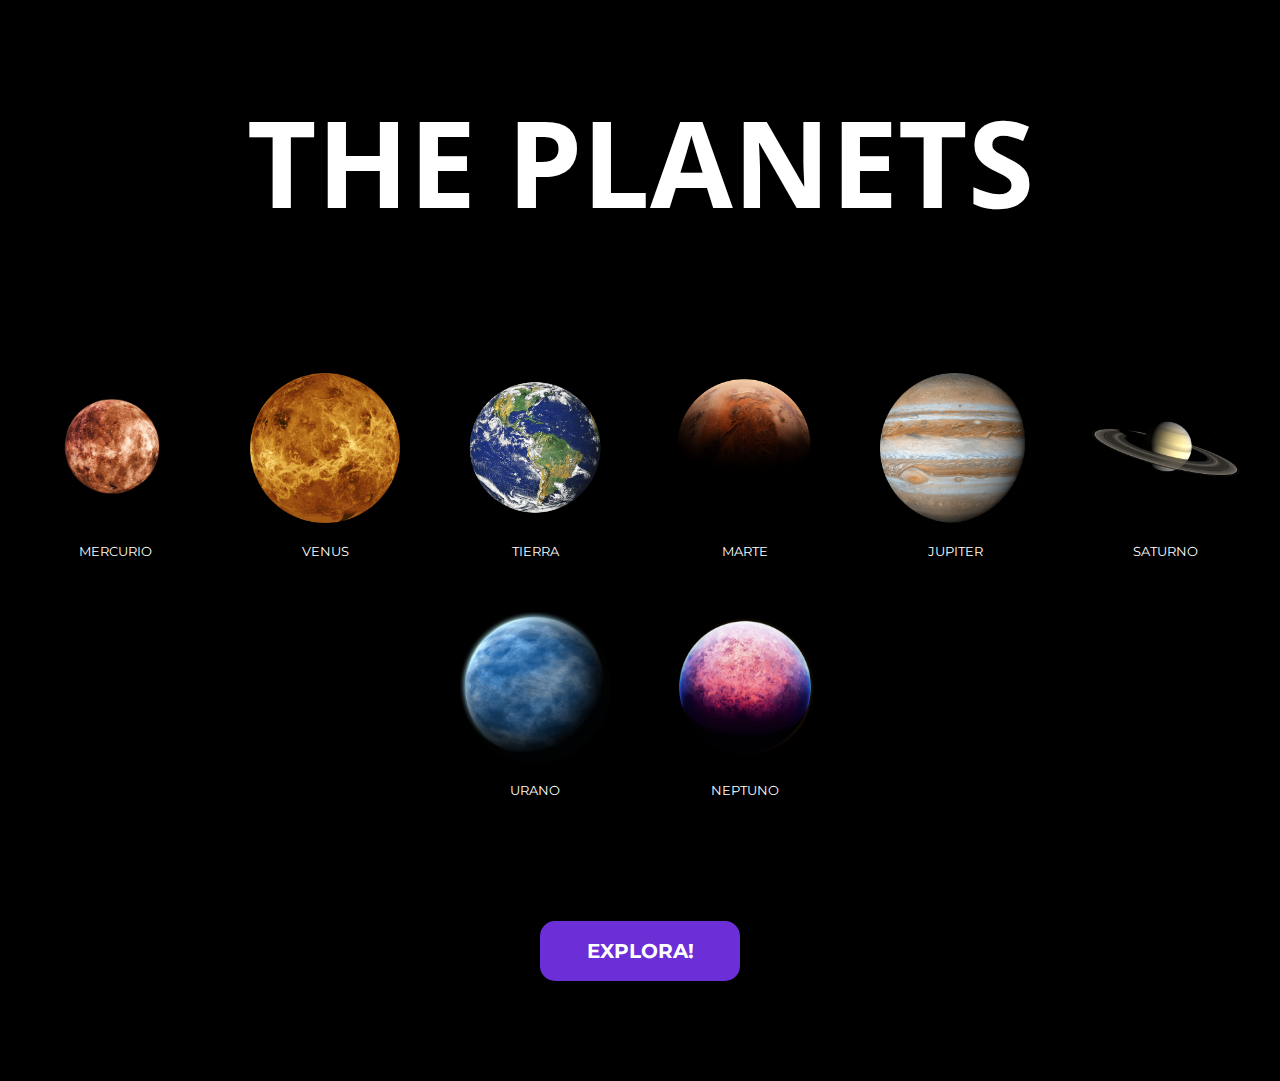
<file: index.html>
<!DOCTYPE html>
<html lang="en">
<head>
    <meta charset="UTF-8">
    <meta name="viewport" content="width=device-width, initial-scale=1.0">
    <link rel="preconnect" href="https://fonts.googleapis.com">
    <link rel="preconnect" href="https://fonts.gstatic.com" crossorigin>
    <link href="https://fonts.googleapis.com/css2?family=Montserrat:wght@300;400;700&family=Open+Sans+Condensed:wght@300&display=swap" rel="stylesheet">
    <link rel="stylesheet" href="styles.css">
    <title>The planets</title>
</head>
<body>
    <h1>THE PLANETS</h1>
    <section>
        <div class="planetas">
            <figure href="">
                <div class="mercurio" onclick="mercurio1()"></div>
                <p>MERCURIO</p>
            </figure>
            <figure href="./root/index2.html" onclick="venus()"">
                <div class="venus"></div>
                <p>VENUS</p>
            </figure>
            <figure href="./root/index2.html" onclick="tierra()">
                <div class="tierra"></div>
                <p>TIERRA</p>
            </figure>
            <figure href="./root/index2.html" onclick="marte()">
                <div class="marte"></div>
                <p>MARTE</p>
            </figure>
            <figure href="./root/index2.html" onclick="jupiter()">
                <div class="jupiter"></div>
                <p>JUPITER</p>
            </figure>
            <figure href="./root/index2.html" onclick="saturno()">
                <div class="saturno"></div>
                <p>SATURNO</p>
            </figure>
            <figure href="./root/index2.html" onclick="urano()">
                <div class="urano"></div>
                <p>URANO</p>
            </figure>
            <figure href="./root/index2.html" onclick="neptuno()">
                <div class="neptuno"></div>
                <p>NEPTUNO</p>
            </figure>
        </div>
        <div class="button">
            <a href="./root/index2.html">EXPLORA!</a>
        </div>
    </section>
    <script src="./root/index.js"></script>
</body>
</html>
</file>
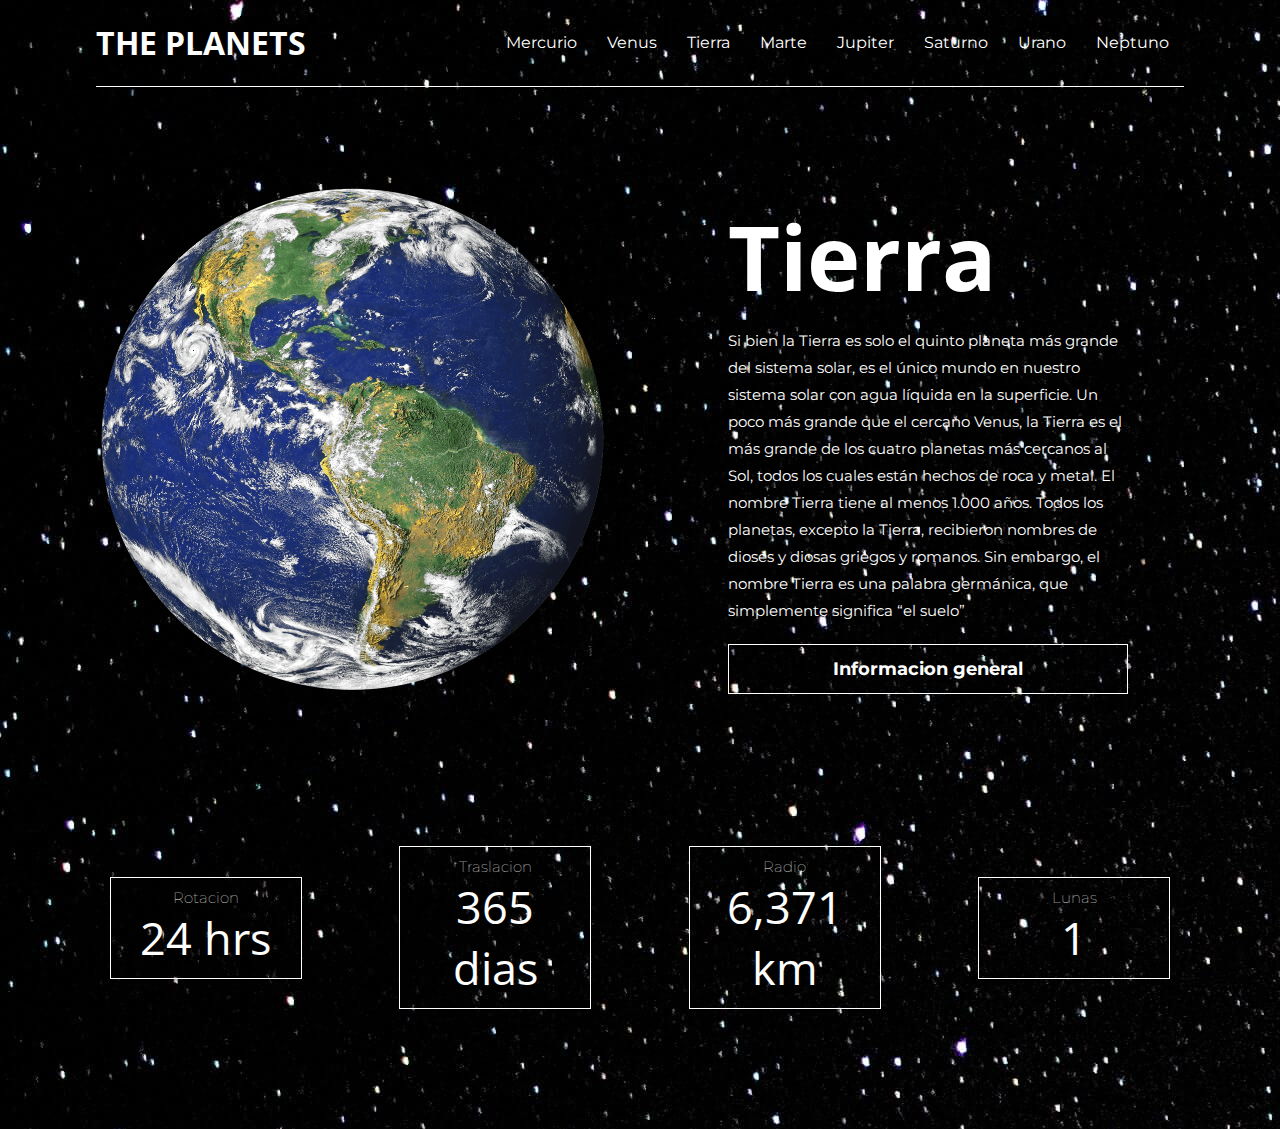
<file: root/index2.html>
<!DOCTYPE html>
<html lang="en">
<head>
    <meta charset="UTF-8">
    <meta name="viewport" content="width=device-width, initial-scale=1.0">
    <link rel="preconnect" href="https://fonts.googleapis.com">
    <link rel="preconnect" href="https://fonts.gstatic.com" crossorigin>
    <link href="https://fonts.googleapis.com/css2?family=Montserrat:wght@300;400;700&family=Open+Sans+Condensed:wght@300&display=swap" rel="stylesheet"> 
    <link rel="stylesheet" href="styles2.css">
    <title>Document</title>
</head>
<body>
    <header>
        <h1>THE PLANETS</h1>
        <div class="menu">
            <ul>
                <li>
                    <p onclick="mercurio()">Mercurio</p>
                </li>
                <li>
                    <p onclick="venus()">Venus</p>
                </li>
                <li>
                    <p onclick="tierra()">Tierra</p>
                </li>
                <li>
                    <p onclick="marte()">Marte</p>
                </li>
                <li>
                    <p onclick="jupiter()">Jupiter</p>
                </li>
                <li>
                    <p onclick="saturno()">Saturno</p>
                </li>
                <li>
                    <p onclick="urano()">Urano</p>
                </li>
                <li>
                    <p onclick="neptuno()">Neptuno</p>
                </li>
            </ul>
        </div>
    </header>
    <section class="hero">
        <img src="../resources/img/tierra.png" alt="" id="img">
        <div class="info">
            <div class="info__text">
                <h1 id="name">Tierra</h1>
                <p id="info">Si bien la Tierra es solo el quinto planeta más grande del sistema solar, es el único mundo en nuestro sistema solar con agua líquida en la superficie. Un poco más grande que el cercano Venus, la Tierra es el más grande de los cuatro planetas más cercanos al Sol, todos los cuales están hechos de roca y metal. El nombre Tierra tiene al menos 1.000 años. Todos los planetas, excepto la Tierra, recibieron nombres de dioses y diosas griegos y romanos. Sin embargo, el nombre Tierra es una palabra germánica, que simplemente significa “el suelo”</p>
            </div>
            <div class="buttons">
                <button>Informacion general</button>
                <!-- <button id="estructuraButton" onclick="hola()">Estructura</button> -->
            </div>
        </div>
    </section>
    <section class="cards">
        <div>
            <h2>Rotacion</h2>
            <p id="rotacion">24 hrs</p>
        </div>
        <div>
            <h2>Traslacion</h2>
            <p id="traslacion">365 dias</p>
        </div>
        <div>
            <h2>Radio</h2>
            <p id="radio">6,371 km</p>
        </div>
        <div>
            <h2>Lunas</h2>
            <p id="luna">1</p>
        </div>
    </section>
    <script src="./index.js"></script>
</body>
</html>
</file>
<file: styles.css>
:root {
    --fuente1: 'Montserrat', sans-serif;
    --fuente2: 'Open Sans Condensed', sans-serif;
    --color-morado: #6c2ed6;
    --color-blanco: #fff;
}

body {
    background-color: black;
    color: var(--color-blanco);
    font-family: var(--fuente1);
    text-align: center;
}
h1 {
    font-size: 120px;
    font-family: var(--fuente2);
}
.planetas {
    display: flex;
    justify-content: center;
    align-items: center;
    flex-wrap: wrap;
    margin-top: 100px;
    font-size: 13px;
}
.planetas figure {
    margin: 10px;
}
.planetas div {
    margin: 20px;
    width: 150px;
    height: 150px;
    background-size: 100%;
    background-position: center;
    background-repeat: no-repeat;
}
.mercurio {
    background-image: url(./resources/img/mercurio.png);
}
.venus {
    background-image: url(./resources/img/venus.png);
}
.tierra {
    background-image: url(./resources/img/tierra.png);
}
.marte {
    background-image: url(./resources/img/marte.png);
}
.jupiter {
    background-image: url(./resources/img/jupiter.png);
}
.saturno {
    background-image: url(./resources/img/saturno.png);
}
.urano {
    background-image: url(./resources/img/urano.png);
}
.neptuno {
    background-image: url(./resources/img/neptuno.png);
}
.button {
    display: flex;
    justify-content: center;
    align-items: center;
    margin: 100px auto;
    width: 180px;
    height: 40px;
    font-size: 20px;
    background-color: var(--color-morado);
    border: none;
    font-weight: bolder;
    padding: 10px;
    transition: .4s;
    cursor: pointer;
    border-radius: 15px;
}
.button:hover {
    width: 190px;
    height: 50px;
}
.button a {
    color: white;
    text-decoration: none;
}
</file>
<file: root/styles2.css>
:root {
    --fuente1: 'Montserrat', sans-serif;
    --fuente2: 'Open Sans Condensed', sans-serif;
    --color-morado: #6c2ed6;
    --color-blanco: #fff;
}
body {
    font-family: var(--fuente1);
    background-image: url(../resources/img/stars.jpg);
    color: var(--color-blanco);
    margin: 0;
}

/* --------------------HEADER------------------------- */
header {
    width: 85%;
    display: flex;
    justify-content: space-between;
    align-items: center;
    border-bottom: 1px solid white;
    font-family: var(--fuente2);
    margin: 0 auto;
}
.menu ul{
    display: flex;
    list-style: none;
}
.menu li {
    padding: 5px;
}
.menu li:hover {
    background-color: var(--color-morado);
    transition: .4s;
}
.menu p {
    color: var(--color-blanco);
    font-family: var(--fuente1);
    text-decoration: none;
    margin: 0 10px;
    cursor: pointer;
}

/* ---------------------HERO------------------------- */
.hero {
    display: flex;
    justify-content: space-between;
    align-items: center;
    width: 90%;
    margin: 0 auto;
    margin-top: 70px;
    margin-bottom: 100px;
}
.hero img {
    width: 50%;
    height: 50%;
}
.hero .info {
    width: 400px;
    margin: auto;
}
.hero .info__text h1 {
    font-size: 90px;
    margin: 10px 0;
    font-family: var(--fuente2);
}
.hero .info__text p {
    font-size: 15px;
    margin: 0;
    margin-bottom: 15px;
    line-height: 27px;
}
.hero .buttons {
    display: flex;
    flex-direction: column;
}
.hero button {
    height: 50px;
    margin: 5px 0;
    background: none;
    border: 1px solid white;
    color: var(--color-blanco);
    font-family: var(--fuente1);
    font-weight: bolder;
    font-size: 18px;
}
.hero button:hover {
    background-color: var(--color-morado);
    transition: .5s;
    border: none;
    cursor: pointer;
}

/* ---------------------CARDS------------------------- */
.cards {
    width: 95%;
    margin: 0 auto;
    margin-bottom: 100px;
    display: flex;
    justify-content: space-evenly;
    align-items: center;
    flex-wrap: wrap;
}
.cards div {
    width: 170px;
    margin: 20px 20px;
    text-align: center;
    border: 1px solid white;
    padding: 10px;
}
.cards h2 {
    font-size: 15px;
    font-weight: lighter;
    margin: 0em;
}
.cards p {
    font-size: 45px;
    margin: 0;
    font-family: var(--fuente2);
}

@media screen and (max-width:760px ){

}
</file>
